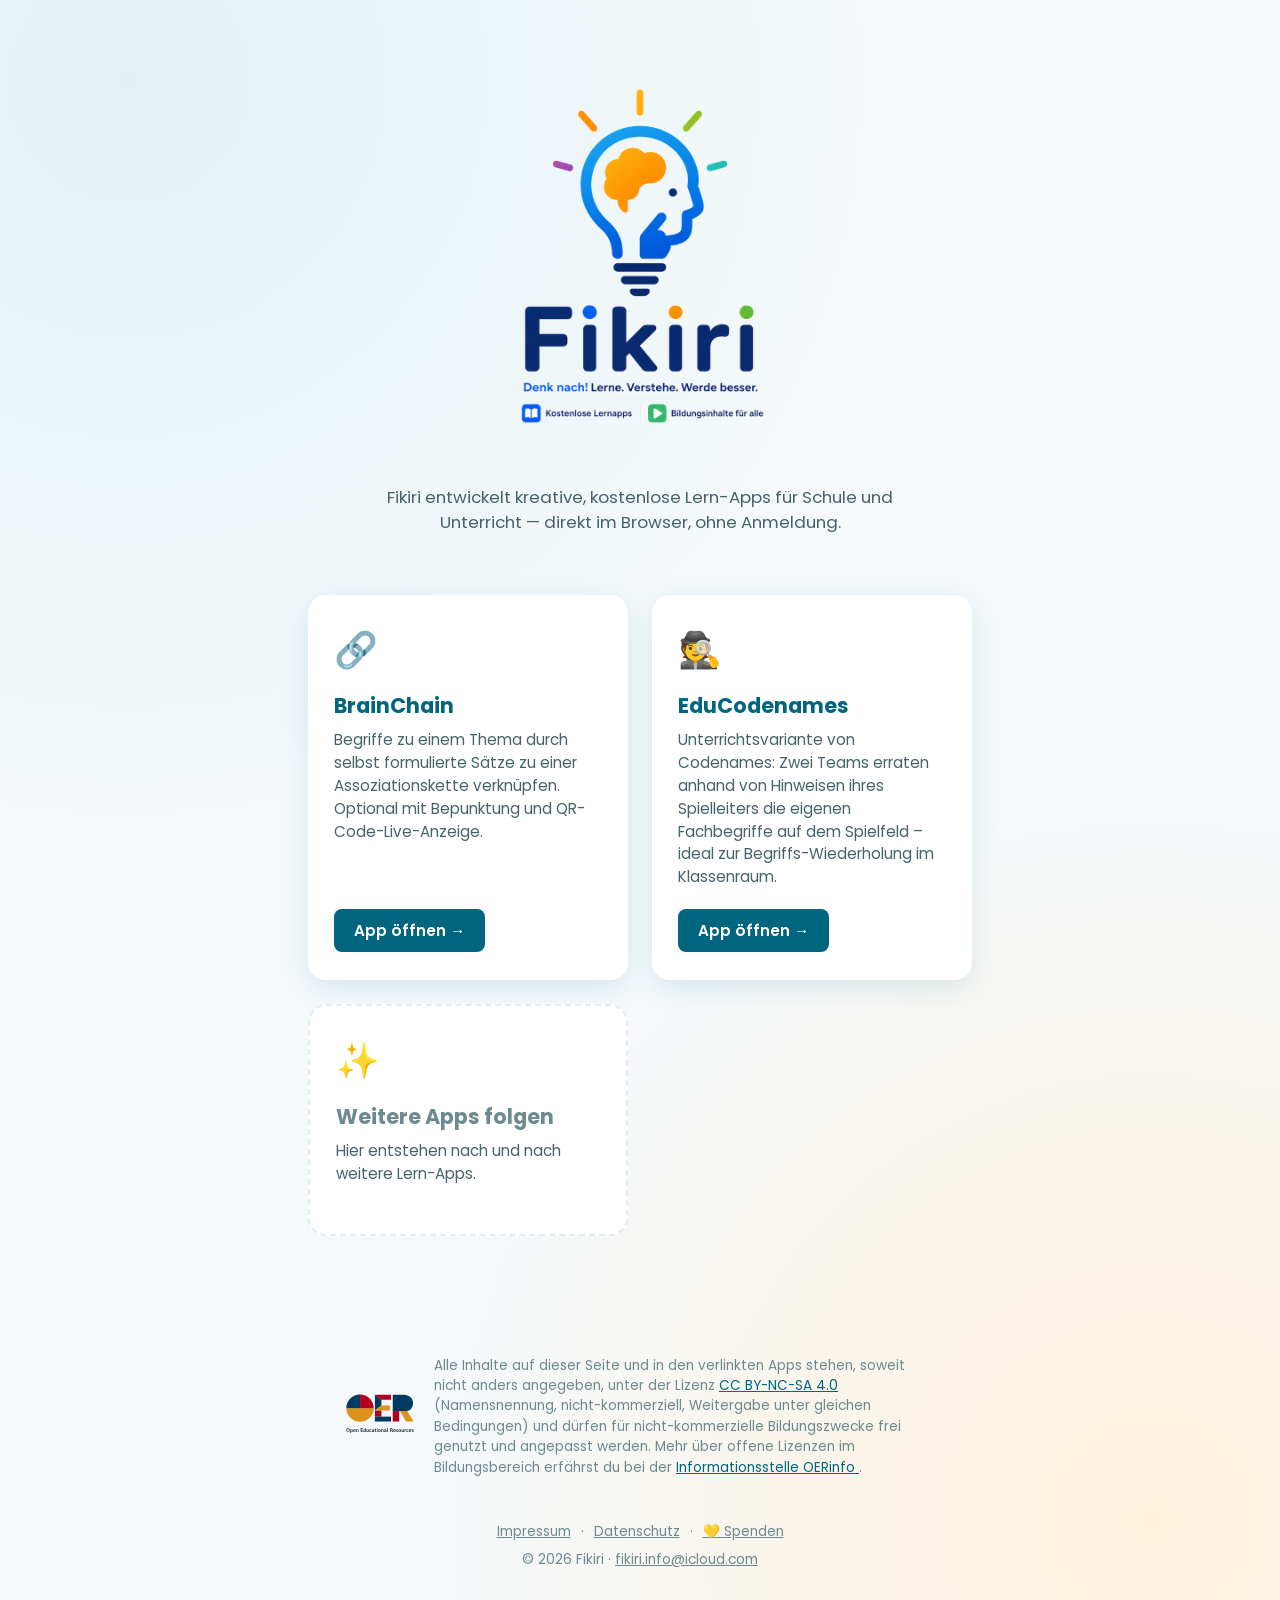
<file: index.html>
<!DOCTYPE html>
<html lang="de">
  <head>
    <meta charset="utf-8" />
    <meta name="viewport" content="width=device-width, initial-scale=1" />
    <meta name="theme-color" content="#f5f9fb" media="(prefers-color-scheme: light)" />
    <meta name="theme-color" content="#0d1a1f" media="(prefers-color-scheme: dark)" />

    <title>Fikiri - (nach)denken und lernen.</title>
    <meta name="description" content="Fikiri entwickelt kreative, kostenlose Lern-Apps für Schule und Unterricht. Direkt im Browser, ohne Anmeldung." />
    <link rel="canonical" href="https://fikiri.de/" />

    <link rel="icon" type="image/png" sizes="192x192" href="./assets/favicon-192.png" />
    <link rel="icon" type="image/png" sizes="32x32" href="./assets/favicon-32.png" />
    <link rel="apple-touch-icon" href="./assets/apple-touch-icon.png" />
    <meta name="apple-mobile-web-app-title" content="Fikiri" />
    <meta name="application-name" content="Fikiri" />

    <meta property="og:title" content="Fikiri - (nach)denken und lernen." />
    <meta property="og:description" content="Kreative, kostenlose Lern-Apps für Schule und Unterricht." />
    <meta property="og:image" content="/assets/logo-social.png" />
    <meta property="og:url" content="https://fikiri.de/" />
    <meta property="og:type" content="website" />
    <meta property="og:locale" content="de_DE" />

    <meta name="twitter:card" content="summary_large_image" />
    <meta name="twitter:title" content="Fikiri - (nach)denken und lernen." />
    <meta name="twitter:description" content="Kreative, kostenlose Lern-Apps für Schule und Unterricht." />
    <meta name="twitter:image" content="/assets/logo-social.png" />

    <link rel="stylesheet" href="./style.css" />
  </head>
  <body>
    <div class="tf-root">
      <header class="tf-header">
        <img class="tf-logo" src="./assets/fikiri-logo-full.png" alt="Fikiri – Denk nach! Lerne. Verstehe. Werde besser." />
        <p class="tf-tagline">
          Fikiri entwickelt kreative, kostenlose Lern-Apps für Schule und
          Unterricht — direkt im Browser, ohne Anmeldung.
        </p>
      </header>

      <main class="tf-main">
        <div class="tf-grid">
          <div class="tf-card">
            <div class="tf-card-icon" aria-hidden="true">🔗</div>
            <h2 class="tf-card-title">BrainChain</h2>
            <p class="tf-card-desc">
              Begriffe zu einem Thema durch selbst formulierte Sätze zu einer
              Assoziationskette verknüpfen. Optional mit Bepunktung und
              QR-Code-Live-Anzeige.
            </p>
            <a class="tf-card-link" href="https://brainchain.fikiri.de">
              App öffnen →
            </a>
          </div>

          <div class="tf-card">
            <div class="tf-card-icon" aria-hidden="true">🕵️</div>
            <h2 class="tf-card-title">EduCodenames</h2>
            <p class="tf-card-desc">
              Unterrichtsvariante von Codenames: Zwei Teams erraten anhand von
              Hinweisen ihres Spielleiters die eigenen Fachbegriffe auf dem
              Spielfeld – ideal zur Begriffs-Wiederholung im Klassenraum.
            </p>
            <a class="tf-card-link" href="https://educodenames.fikiri.de">
              App öffnen →
            </a>
          </div>

          <div class="tf-coming-soon" aria-hidden="true">
            <div class="tf-card-icon">✨</div>
            <h2 class="tf-card-title">Weitere Apps folgen</h2>
            <p class="tf-card-desc">
              Hier entstehen nach und nach weitere Lern-Apps.
            </p>
          </div>
        </div>
      </main>

      <div class="tf-oer-note">
        <a href="https://open-educational-resources.de/" target="_blank" rel="noopener noreferrer">
          <img src="./assets/oer-logo.svg" alt="Open Educational Resources" class="tf-oer-logo" />
        </a>
        <p>
          Alle Inhalte auf dieser Seite und in den verlinkten Apps stehen,
          soweit nicht anders angegeben, unter der Lizenz
          <a href="https://creativecommons.org/licenses/by-nc-sa/4.0/deed.de" target="_blank" rel="noopener noreferrer">
            CC BY-NC-SA 4.0
          </a>
          (Namensnennung, nicht-kommerziell, Weitergabe unter gleichen
          Bedingungen) und dürfen für nicht-kommerzielle Bildungszwecke frei
          genutzt und angepasst werden. Mehr über offene Lizenzen im
          Bildungsbereich erfährst du bei der
          <a href="https://open-educational-resources.de/" target="_blank" rel="noopener noreferrer">
            Informationsstelle OERinfo
          </a>.
        </p>
      </div>

      <footer class="tf-footer">
        <div class="tf-footer-links">
          <a href="./impressum.html">Impressum</a>
          <span aria-hidden="true">·</span>
          <a href="./datenschutz.html">Datenschutz</a>
          <span aria-hidden="true">·</span>
          <a href="https://paypal.me/LarsPongrac" target="_blank" rel="noopener noreferrer">
            💛 Spenden
          </a>
        </div>
        <div>© 2026 Fikiri · <a href="mailto:fikiri.info@icloud.com">fikiri.info@icloud.com</a></div>
      </footer>
    </div>
  </body>
</html>
</file>
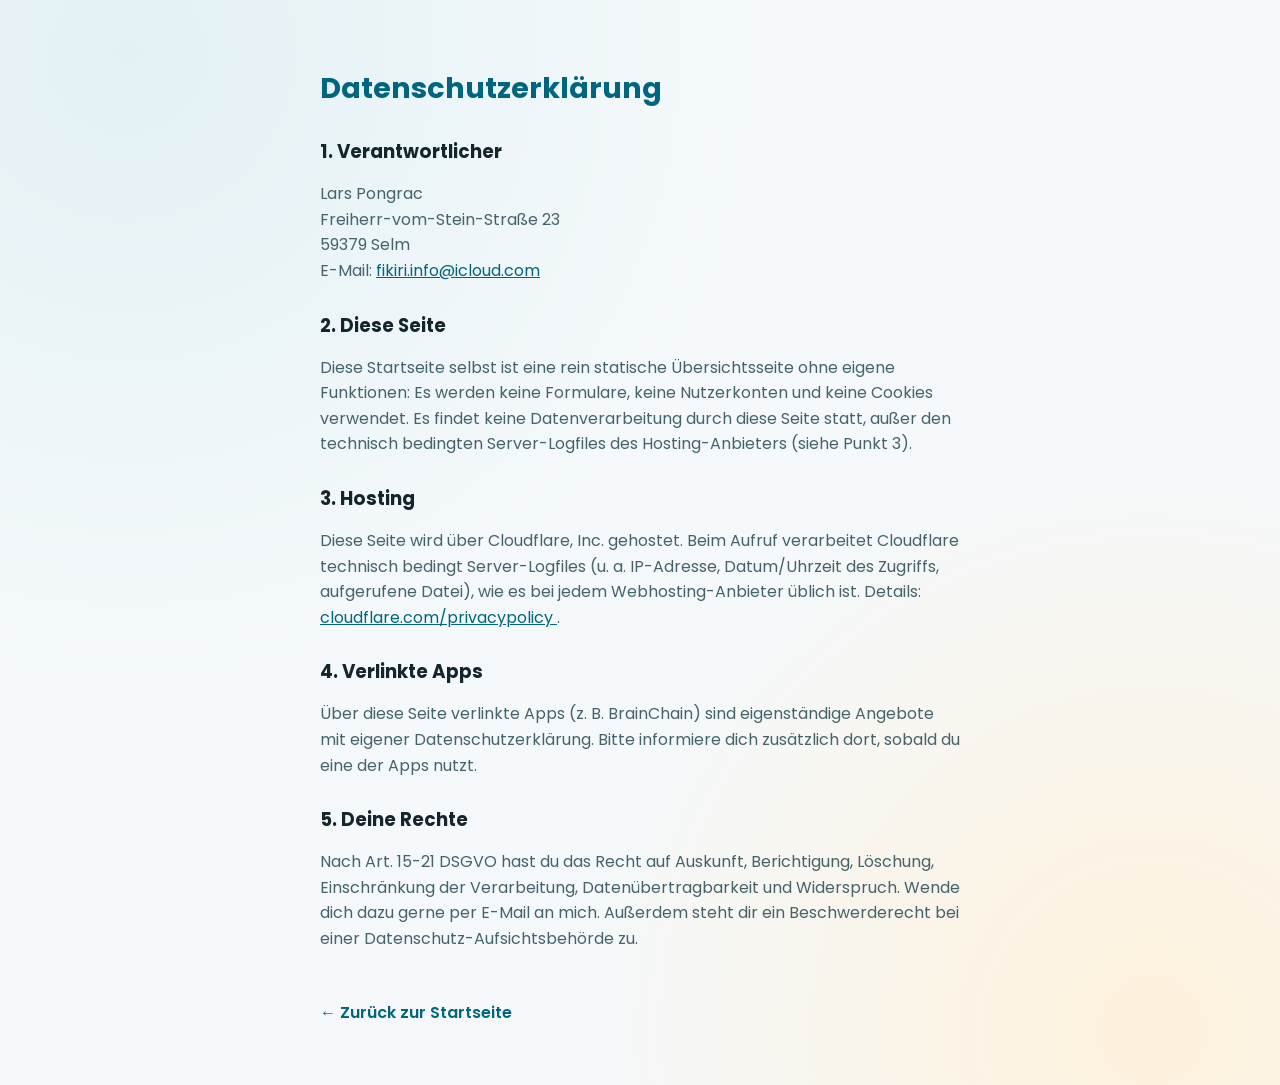
<file: datenschutz.html>
<!DOCTYPE html>
<html lang="de">
  <head>
    <meta charset="utf-8" />
    <meta name="viewport" content="width=device-width, initial-scale=1" />
    <title>Datenschutzerklärung – Fikiri</title>
    <meta name="robots" content="noindex" />
    <link rel="icon" type="image/png" sizes="192x192" href="./assets/favicon-192.png" />
    <link rel="icon" type="image/png" sizes="32x32" href="./assets/favicon-32.png" />
    <link rel="apple-touch-icon" href="./assets/apple-touch-icon.png" />
    <link rel="stylesheet" href="./style.css" />
  </head>
  <body>
    <div class="tf-root">
      <div class="tf-legal">
        <h1>Datenschutzerklärung</h1>

        <h2>1. Verantwortlicher</h2>
        <p>
          Lars Pongrac<br />
          Freiherr-vom-Stein-Straße 23<br />
          59379 Selm<br />
          E-Mail: <a href="mailto:fikiri.info@icloud.com">fikiri.info@icloud.com</a>
        </p>

        <h2>2. Diese Seite</h2>
        <p>
          Diese Startseite selbst ist eine rein statische Übersichtsseite
          ohne eigene Funktionen: Es werden keine Formulare, keine
          Nutzerkonten und keine Cookies verwendet. Es findet keine
          Datenverarbeitung durch diese Seite statt, außer den technisch
          bedingten Server-Logfiles des Hosting-Anbieters (siehe Punkt 3).
        </p>

        <h2>3. Hosting</h2>
        <p>
          Diese Seite wird über Cloudflare, Inc. gehostet. Beim Aufruf
          verarbeitet Cloudflare technisch bedingt Server-Logfiles (u. a.
          IP-Adresse, Datum/Uhrzeit des Zugriffs, aufgerufene Datei), wie es
          bei jedem Webhosting-Anbieter üblich ist. Details:
          <a
            href="https://www.cloudflare.com/privacypolicy/"
            target="_blank"
            rel="noopener noreferrer"
          >
            cloudflare.com/privacypolicy
          </a>.
        </p>

        <h2>4. Verlinkte Apps</h2>
        <p>
          Über diese Seite verlinkte Apps (z. B. BrainChain) sind
          eigenständige Angebote mit eigener Datenschutzerklärung. Bitte
          informiere dich zusätzlich dort, sobald du eine der Apps nutzt.
        </p>

        <h2>5. Deine Rechte</h2>
        <p>
          Nach Art. 15-21 DSGVO hast du das Recht auf Auskunft, Berichtigung,
          Löschung, Einschränkung der Verarbeitung, Datenübertragbarkeit und
          Widerspruch. Wende dich dazu gerne per E-Mail an mich. Außerdem
          steht dir ein Beschwerderecht bei einer
          Datenschutz-Aufsichtsbehörde zu.
        </p>

        <a class="tf-back-link" href="./index.html">← Zurück zur Startseite</a>
      </div>
    </div>
  </body>
</html>
</file>
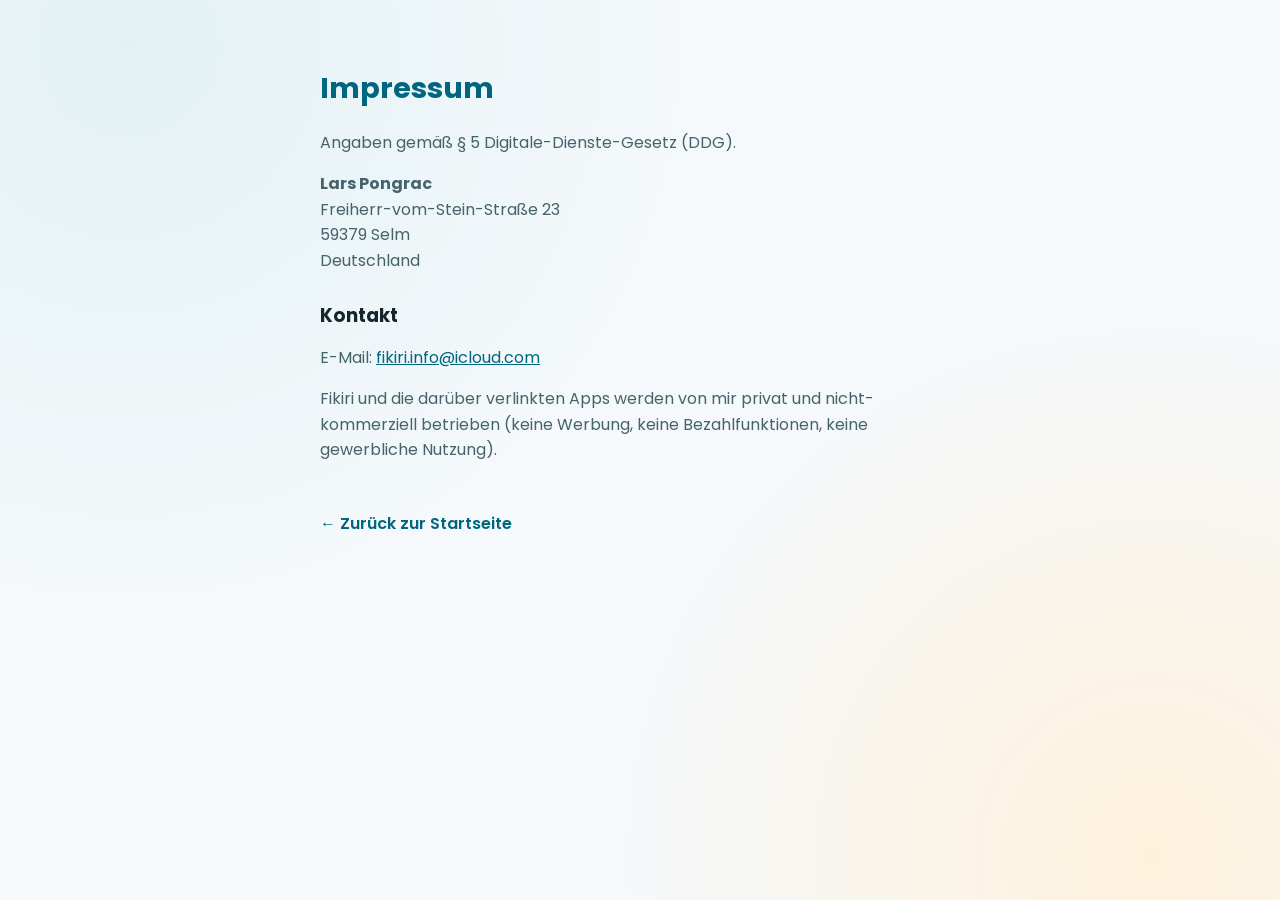
<file: impressum.html>
<!DOCTYPE html>
<html lang="de">
  <head>
    <meta charset="utf-8" />
    <meta name="viewport" content="width=device-width, initial-scale=1" />
    <title>Impressum – Fikiri</title>
    <meta name="robots" content="noindex" />
    <link rel="icon" type="image/png" sizes="192x192" href="./assets/favicon-192.png" />
    <link rel="icon" type="image/png" sizes="32x32" href="./assets/favicon-32.png" />
    <link rel="apple-touch-icon" href="./assets/apple-touch-icon.png" />
    <link rel="stylesheet" href="./style.css" />
  </head>
  <body>
    <div class="tf-root">
      <div class="tf-legal">
        <h1>Impressum</h1>
        <p>Angaben gemäß § 5 Digitale-Dienste-Gesetz (DDG).</p>

        <p>
          <b>Lars Pongrac</b><br />
          Freiherr-vom-Stein-Straße 23<br />
          59379 Selm<br />
          Deutschland
        </p>

        <h2>Kontakt</h2>
        <p>E-Mail: <a href="mailto:fikiri.info@icloud.com">fikiri.info@icloud.com</a></p>

        <p>
          Fikiri und die darüber verlinkten Apps werden von mir privat und
          nicht-kommerziell betrieben (keine Werbung, keine
          Bezahlfunktionen, keine gewerbliche Nutzung).
        </p>

        <a class="tf-back-link" href="./index.html">← Zurück zur Startseite</a>
      </div>
    </div>
  </body>
</html>
</file>
<file: style.css>
@font-face {
  font-family: 'Poppins';
  font-style: normal;
  font-weight: 400;
  font-display: swap;
  src: url('./assets/fonts/poppins-400.woff2') format('woff2');
}
@font-face {
  font-family: 'Poppins';
  font-style: normal;
  font-weight: 500;
  font-display: swap;
  src: url('./assets/fonts/poppins-500.woff2') format('woff2');
}
@font-face {
  font-family: 'Poppins';
  font-style: normal;
  font-weight: 600;
  font-display: swap;
  src: url('./assets/fonts/poppins-600.woff2') format('woff2');
}
@font-face {
  font-family: 'Poppins';
  font-style: normal;
  font-weight: 700;
  font-display: swap;
  src: url('./assets/fonts/poppins-700.woff2') format('woff2');
}

:root {
  --tf-bg: #f5f9fb;
  --tf-card: #ffffff;
  --tf-primary: #006680;
  --tf-primary-light: #e3f1f5;
  --tf-accent: #f39c12;
  --tf-accent-light: #fef1dc;
  --tf-secondary: #37abc8;
  --tf-text: #14262c;
  --tf-text-secondary: #45636b;
  --tf-text-muted: #6d8a91;
  --tf-border: #e1edf1;
  --tf-shadow: rgba(0, 102, 128, 0.12);
  --tf-font: 'Poppins', 'Segoe UI', Arial, sans-serif;
}

@media (prefers-color-scheme: dark) {
  :root {
    --tf-bg: #0d1a1f;
    --tf-card: #142a31;
    --tf-primary: #5fc3dd;
    --tf-primary-light: #1c3a43;
    --tf-accent: #f5b04d;
    --tf-accent-light: #3c2f1a;
    --tf-secondary: #4fc0dd;
    --tf-text: #eaf3f6;
    --tf-text-secondary: #b9ccd2;
    --tf-text-muted: #85a1a8;
    --tf-border: #24424b;
    --tf-shadow: rgba(0, 0, 0, 0.4);
  }
}

* {
  box-sizing: border-box;
}

body {
  margin: 0;
  padding: 0;
  min-height: 100vh;
  background: var(--tf-bg);
  color: var(--tf-text);
  font-family: var(--tf-font);
  transition: background 0.2s, color 0.2s;
}

.tf-root {
  min-height: 100vh;
  display: flex;
  flex-direction: column;
  align-items: stretch;
  background:
    radial-gradient(circle at 10% 5%, var(--tf-primary-light) 0%, transparent 40%),
    radial-gradient(circle at 90% 95%, var(--tf-accent-light) 0%, transparent 38%),
    var(--tf-bg);
}

.tf-header {
  text-align: center;
  padding: 56px 20px 28px 20px;
}
.tf-logo {
  max-width: 400px;
  width: 80%;
  height: auto;
}
.tf-tagline {
  margin: 22px auto 0 auto;
  max-width: 560px;
  color: var(--tf-text-secondary);
  font-size: 1.05rem;
  line-height: 1.5;
}

.tf-main {
  flex: 1 1 auto;
  padding: 20px 20px 60px 20px;
  display: flex;
  flex-direction: column;
  align-items: center;
}

.tf-grid {
  display: grid;
  grid-template-columns: repeat(auto-fit, minmax(260px, 320px));
  gap: 24px;
  justify-content: center;
  max-width: 960px;
  width: 100%;
  margin-top: 12px;
}

.tf-card {
  background: var(--tf-card);
  border-radius: 18px;
  box-shadow: 0 8px 28px var(--tf-shadow);
  padding: 28px 26px;
  display: flex;
  flex-direction: column;
  align-items: flex-start;
  text-align: left;
  transition: transform 0.18s, box-shadow 0.18s;
}
.tf-card:hover {
  transform: translateY(-3px);
  box-shadow: 0 12px 34px var(--tf-shadow);
}
.tf-card-icon {
  font-size: 2.2rem;
  margin-bottom: 14px;
}
.tf-card-title {
  font-size: 1.3rem;
  font-weight: 700;
  margin: 0 0 8px 0;
  color: var(--tf-primary);
}
.tf-card-desc {
  color: var(--tf-text-secondary);
  font-size: 0.95rem;
  line-height: 1.5;
  margin: 0 0 20px 0;
  flex: 1 1 auto;
}
.tf-card-link {
  display: inline-block;
  background: var(--tf-primary);
  color: #fff;
  text-decoration: none;
  font-weight: 600;
  font-size: 0.95rem;
  padding: 10px 20px;
  border-radius: 8px;
  transition: background 0.18s, transform 0.1s;
}
.tf-card-link:hover {
  background: var(--tf-secondary);
}
.tf-card-link:active {
  transform: scale(0.97);
}

.tf-coming-soon {
  background: var(--tf-card);
  border: 2px dashed var(--tf-border);
  border-radius: 18px;
  padding: 28px 26px;
  display: flex;
  flex-direction: column;
  align-items: flex-start;
  color: var(--tf-text-muted);
}
.tf-coming-soon .tf-card-title {
  color: var(--tf-text-muted);
}

.tf-oer-note {
  max-width: 640px;
  margin: 40px auto 0 auto;
  padding: 20px 24px;
  display: flex;
  align-items: center;
  gap: 18px;
  text-align: left;
}
.tf-oer-logo {
  width: 72px;
  height: auto;
  flex: none;
}
.tf-oer-note p {
  margin: 0;
  color: var(--tf-text-muted);
  font-size: 0.85rem;
  line-height: 1.5;
}
.tf-oer-note a {
  color: var(--tf-primary);
}

@media (max-width: 480px) {
  .tf-oer-note {
    flex-direction: column;
    text-align: center;
  }
}

.tf-footer {
  text-align: center;
  padding: 24px 20px 32px 20px;
  color: var(--tf-text-muted);
  font-size: 0.85rem;
}
.tf-footer a {
  color: var(--tf-text-muted);
  text-decoration: underline;
}
.tf-footer a:hover {
  color: var(--tf-primary);
}
.tf-footer-links {
  display: flex;
  gap: 10px;
  justify-content: center;
  margin-bottom: 8px;
  flex-wrap: wrap;
}

.tf-legal {
  max-width: 680px;
  margin: 0 auto;
  padding: 48px 20px 60px 20px;
}
.tf-legal h1 {
  color: var(--tf-primary);
  font-size: 1.8rem;
}
.tf-legal h2 {
  font-size: 1.15rem;
  margin-top: 28px;
  margin-bottom: 8px;
  color: var(--tf-text);
}
.tf-legal p {
  color: var(--tf-text-secondary);
  line-height: 1.6;
}
.tf-legal a {
  color: var(--tf-primary);
}
.tf-back-link {
  display: inline-block;
  margin-top: 32px;
  color: var(--tf-primary);
  text-decoration: none;
  font-weight: 600;
}
.tf-back-link:hover {
  text-decoration: underline;
}

@media (max-width: 480px) {
  .tf-header {
    padding: 40px 16px 20px 16px;
  }
  .tf-grid {
    grid-template-columns: 1fr;
  }
}
</file>
